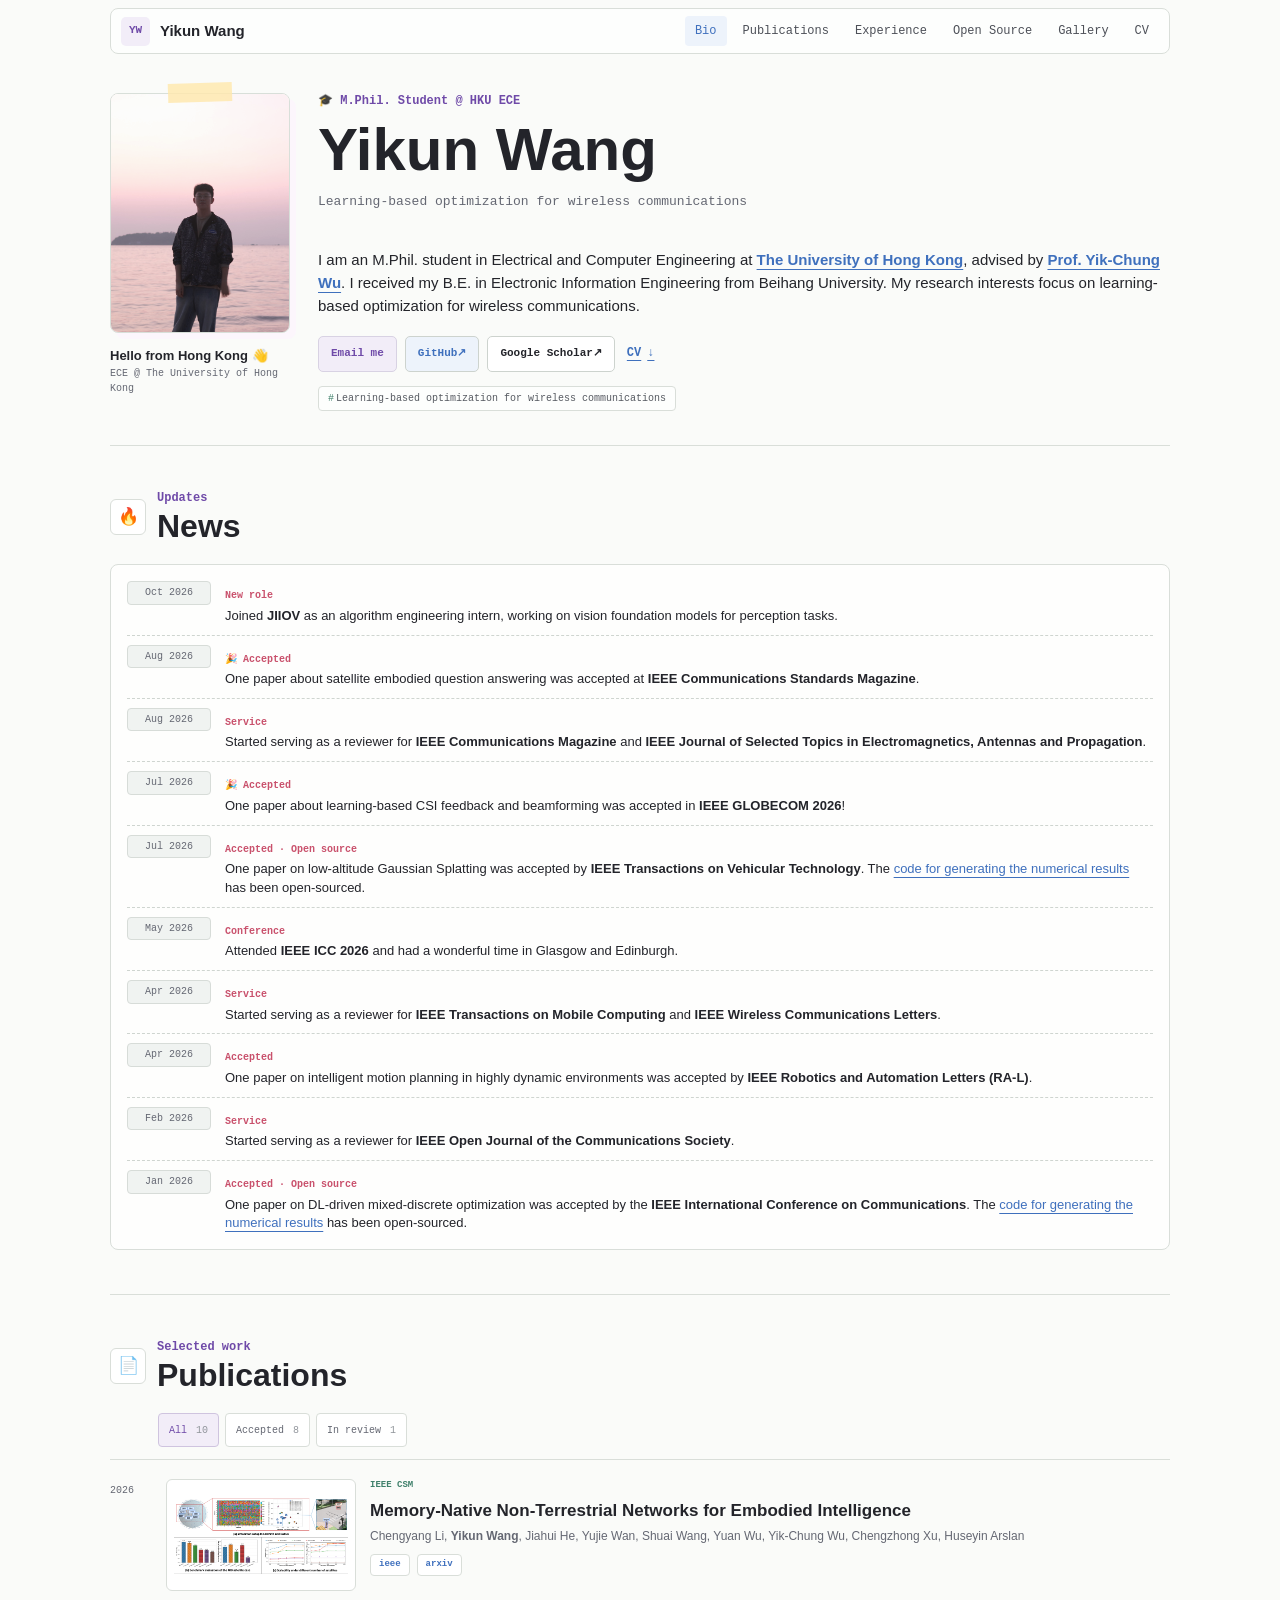
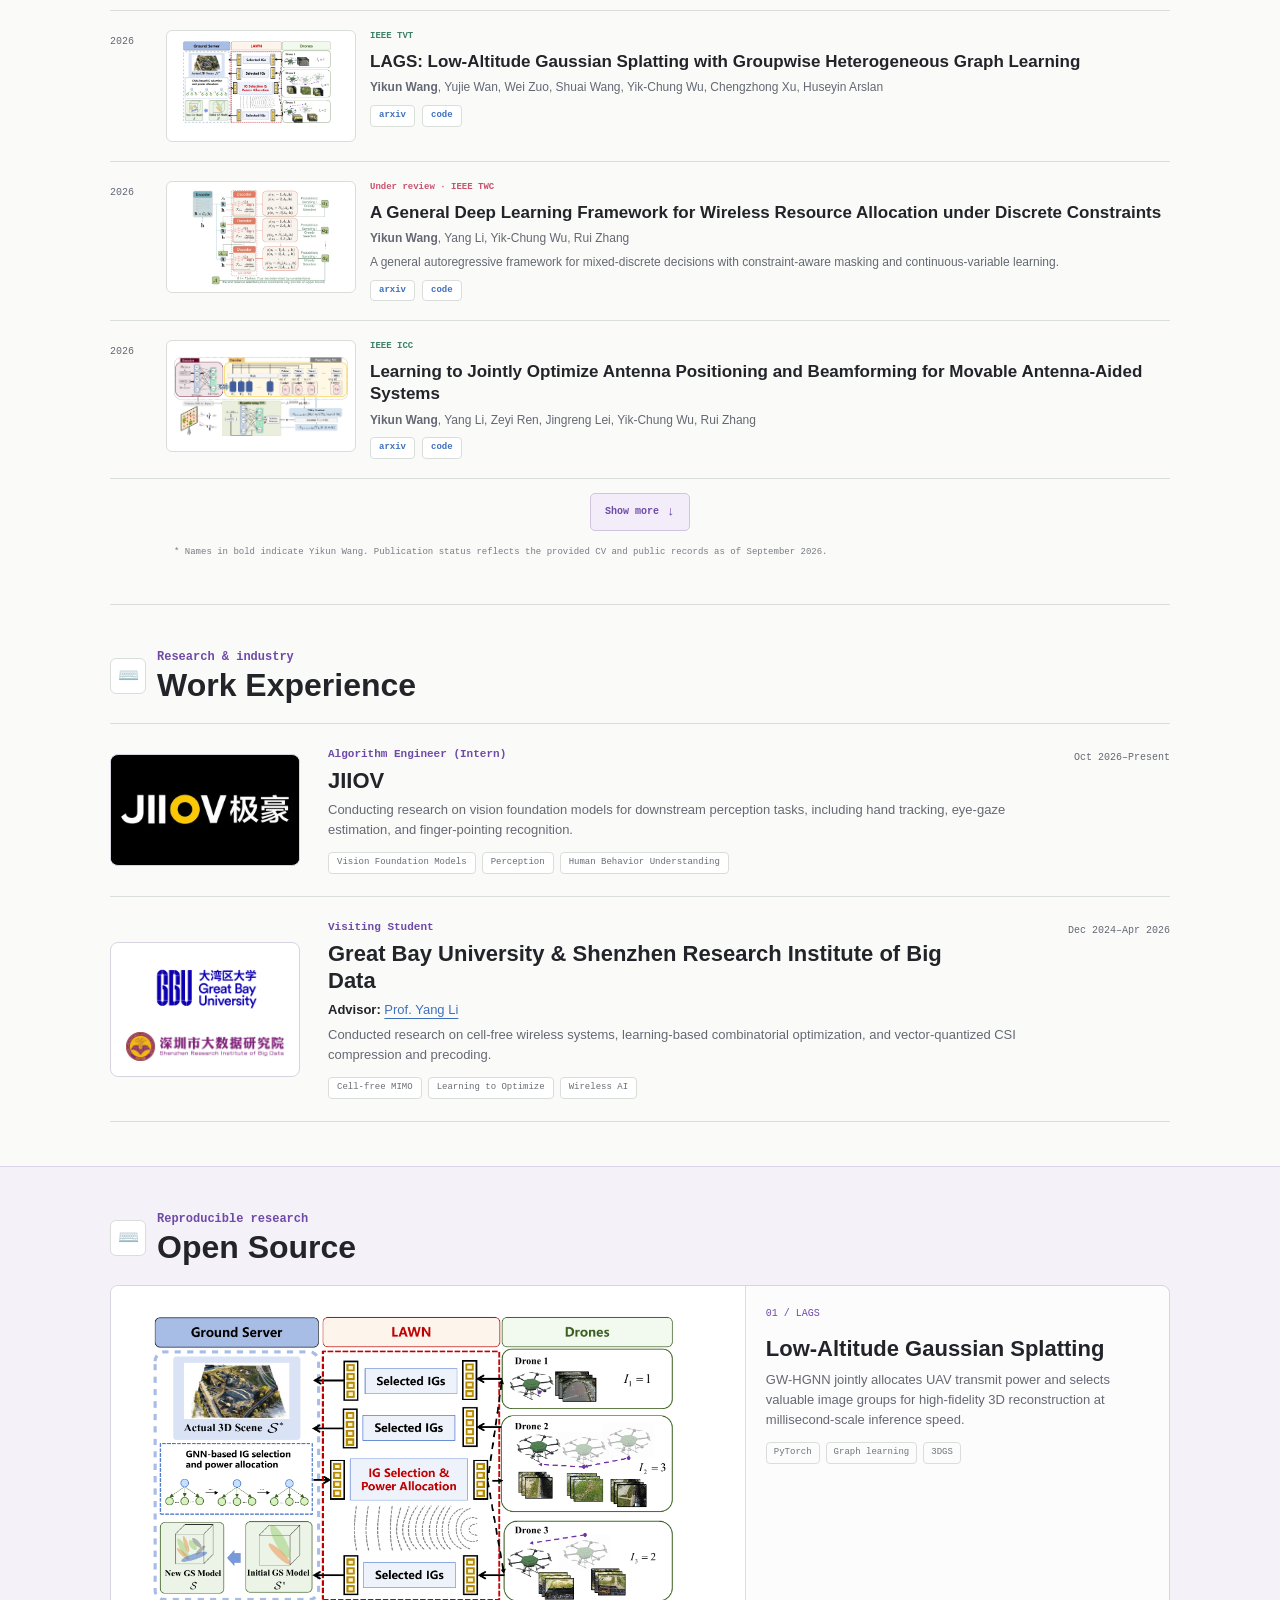
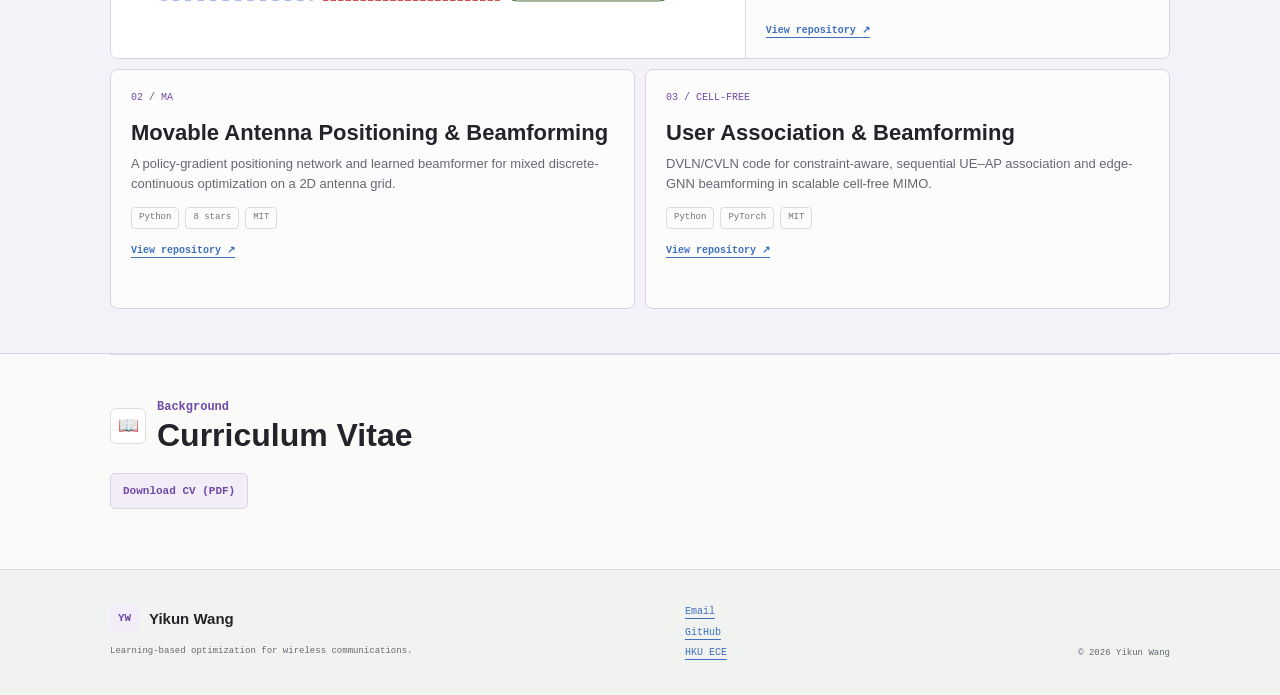
<file: index.html>
<!doctype html>
<html lang="en">
<head>
  <meta charset="utf-8">
  <meta name="viewport" content="width=device-width, initial-scale=1">
  <meta name="description" content="Yikun Wang is an M.Phil. student at The University of Hong Kong working on learning-based optimization for wireless communications.">
  <meta name="theme-color" content="#fafaf7">
  <title>Yikun Wang | HKU ECE</title>
  <link rel="icon" href="assets/images/academic-avatar.svg?v=20260718-7" type="image/svg+xml">
  <link rel="stylesheet" href="styles.css?v=20261103-3">
  <script src="script.js?v=20260727-11" defer></script>
</head>
<body>
  <a class="skip-link" href="#main">Skip to content</a>
  <header class="site-header" id="top">
    <div class="nav-shell">
      <a class="wordmark" href="#bio" aria-label="Yikun Wang, home">
        <span class="wordmark-mark">YW</span>
        <span>Yikun Wang</span>
      </a>
      <button class="nav-toggle" type="button" aria-expanded="false" aria-controls="site-nav" aria-label="Open navigation">
        <span></span><span></span><span></span>
      </button>
      <nav class="site-nav" id="site-nav" aria-label="Primary navigation">
        <a href="#bio">Bio</a>
        <a href="#publications">Publications</a>
        <a href="#experience">Experience</a>
        <a href="#opensource">Open Source</a>
        <a href="gallery.html">Gallery</a>
        <a href="#cv">CV</a>
      </nav>
    </div>
  </header>

  <main id="main">
    <section class="intro" id="bio" aria-labelledby="intro-title">
      <div class="intro-heading">
        <p class="eyebrow">🎓 M.Phil. Student @ HKU ECE</p>
        <h1 id="intro-title">Yikun Wang</h1>
        <p class="intro-lede">Learning-based optimization for wireless communications</p>
      </div>
      <div class="portrait-wrap">
        <div class="portrait-rule" aria-hidden="true"></div>
        <img src="assets/images/yikun-portrait.jpg" alt="Yikun Wang by the sea at sunset" width="1200" height="1800">
        <p><strong>Hello from Hong Kong 👋</strong><br>ECE @ The University of Hong Kong</p>
      </div>
      <div class="intro-copy">
        <p class="bio-copy">I am an M.Phil. student in Electrical and Computer Engineering at <a href="https://www.hku.hk/" target="_blank" rel="noreferrer">The University of Hong Kong</a>, advised by <a href="https://www.eee.hku.hk/~ycwu/" target="_blank" rel="noreferrer">Prof. Yik-Chung Wu</a>. I received my B.E. in Electronic Information Engineering from Beihang University. My research interests focus on learning-based optimization for wireless communications.</p>
        <div class="intro-actions" aria-label="Profile links">
          <a class="button button-primary" href="mailto:ykwang@eee.hku.hk">Email me</a>
          <a class="button button-secondary" href="https://github.com/YikunWang-EEE" target="_blank" rel="noreferrer">GitHub <span aria-hidden="true">↗</span></a>
          <a class="button" href="https://scholar.google.com/citations?hl=en&amp;view_op=list_works&amp;gmla=AO4B3ju6pZZpraWjbj2CUvPXa1FdmFmzpPpdpipQmWV3jkMNnJFalq5G9FxbeMhMdNvijNflR9nXmURMzgoib3bXlLib&amp;user=nEgyU6MAAAAJ" target="_blank" rel="noreferrer">Google Scholar <span aria-hidden="true">↗</span></a>
          <a class="text-link" href="assets/cv/Yikun_Wang_CV.pdf?v=20260718-4" download="Yikun_Wang_CV.pdf">CV <span aria-hidden="true">↓</span></a>
        </div>
        <ul class="research-tags" aria-label="Research interests">
          <li>Learning-based optimization for wireless communications</li>
        </ul>
      </div>
      <a class="section-cue" href="#news" aria-label="Continue to news"><span>Latest</span><span aria-hidden="true">↓</span></a>
    </section>

    <section class="section news-section" id="news" aria-labelledby="news-title">
      <div class="section-heading">
        <p class="section-index" aria-hidden="true">🔥</p>
        <div>
          <p class="eyebrow">Updates</p>
          <h2 id="news-title">News</h2>
        </div>
      </div>
      <div class="news-list">
        <article class="news-item featured-news">
          <time datetime="2026-10">Oct 2026</time>
          <div>
            <span class="news-label">New role</span>
            <p>Joined <strong>JIIOV</strong> as an algorithm engineering intern, working on vision foundation models for perception tasks.</p>
          </div>
        </article>
        <article class="news-item featured-news">
          <time datetime="2026-08">Aug 2026</time>
          <div>
            <span class="news-label">🎉 Accepted</span>
            <p>One paper about satellite embodied question answering was accepted at <strong>IEEE Communications Standards Magazine</strong>.</p>
          </div>
        </article>
        <article class="news-item featured-news">
          <time datetime="2026-08">Aug 2026</time>
          <div>
            <span class="news-label">Service</span>
            <p>Started serving as a reviewer for <strong>IEEE Communications Magazine</strong> and <strong>IEEE Journal of Selected Topics in Electromagnetics, Antennas and Propagation</strong>.</p>
          </div>
        </article>
        <article class="news-item featured-news">
          <time datetime="2026-07">Jul 2026</time>
          <div>
            <span class="news-label">🎉 Accepted</span>
            <p>One paper about learning-based CSI feedback and beamforming was accepted in <strong>IEEE GLOBECOM 2026</strong>!</p>
          </div>
        </article>
        <article class="news-item featured-news">
          <time datetime="2026-07">Jul 2026</time>
          <div>
            <span class="news-label">Accepted · Open source</span>
            <p>One paper on low-altitude Gaussian Splatting was accepted by <strong>IEEE Transactions on Vehicular Technology</strong>. The <a href="https://github.com/YikunWang-EEE/LAGS_low_altitude_gaussian_splatting" target="_blank" rel="noreferrer">code for generating the numerical results</a> has been open-sourced.</p>
          </div>
        </article>
        <article class="news-item">
          <time datetime="2026-05">May 2026</time>
          <div>
            <span class="news-label">Conference</span>
            <p>Attended <strong>IEEE ICC 2026</strong> and had a wonderful time in Glasgow and Edinburgh.</p>
          </div>
        </article>
        <article class="news-item">
          <time datetime="2026-04">Apr 2026</time>
          <div>
            <span class="news-label">Service</span>
            <p>Started serving as a reviewer for <strong>IEEE Transactions on Mobile Computing</strong> and <strong>IEEE Wireless Communications Letters</strong>.</p>
          </div>
        </article>
        <article class="news-item">
          <time datetime="2026-04">Apr 2026</time>
          <div>
            <span class="news-label">Accepted</span>
            <p>One paper on intelligent motion planning in highly dynamic environments was accepted by <strong>IEEE Robotics and Automation Letters (RA-L)</strong>.</p>
          </div>
        </article>
        <article class="news-item">
          <time datetime="2026-02">Feb 2026</time>
          <div>
            <span class="news-label">Service</span>
            <p>Started serving as a reviewer for <strong>IEEE Open Journal of the Communications Society</strong>.</p>
          </div>
        </article>
        <article class="news-item">
          <time datetime="2026-01">Jan 2026</time>
          <div>
            <span class="news-label">Accepted · Open source</span>
            <p>One paper on DL-driven mixed-discrete optimization was accepted by the <strong>IEEE International Conference on Communications</strong>. The <a href="https://github.com/YikunWang-EEE/RL-MA-joint-APS-and-BF" target="_blank" rel="noreferrer">code for generating the numerical results</a> has been open-sourced.</p>
          </div>
        </article>
      </div>
    </section>

    <section class="section" id="publications" aria-labelledby="publications-title">
      <div class="section-heading">
        <p class="section-index" aria-hidden="true">📄</p>
        <div>
          <p class="eyebrow">Selected work</p>
          <h2 id="publications-title">Publications</h2>
        </div>
      </div>
      <div class="filter-bar" role="group" aria-label="Filter publications">
        <button class="filter-button is-active" type="button" data-filter="all" aria-pressed="true">All <span>10</span></button>
        <button class="filter-button" type="button" data-filter="accepted" aria-pressed="false">Accepted <span>8</span></button>
        <button class="filter-button" type="button" data-filter="review" aria-pressed="false">In review <span>1</span></button>
      </div>
      <ol class="publication-list" id="publication-list">
        <li class="publication has-media" data-categories="accepted">
          <div class="publication-year">2026</div>
          <div class="publication-media"><img src="assets/images/memntn-results.png" alt="MemNTN simulation setup and benchmark evaluation across satellite constellations" loading="lazy"></div>
          <div class="publication-body">
            <div class="publication-topline"><span class="status status-accepted">IEEE CSM</span></div>
            <h3>Memory-Native Non-Terrestrial Networks for Embodied Intelligence</h3>
            <p class="authors">Chengyang Li, <strong>Yikun Wang</strong>, Jiahui He, Yujie Wan, Shuai Wang, Yuan Wu, Yik-Chung Wu, Chengzhong Xu, Huseyin Arslan</p>
            <div class="paper-links"><a href="https://ieeexplore.ieee.org/document/11690508/" target="_blank" rel="noreferrer">IEEE</a><a href="https://arxiv.org/abs/2607.00029" target="_blank" rel="noreferrer">arXiv</a></div>
          </div>
        </li>
        <li class="publication has-media" data-categories="accepted">
          <div class="publication-year">2026</div>
          <div class="publication-media"><img src="assets/images/lags-system.png" alt="Low-altitude Gaussian Splatting system overview" loading="lazy"></div>
          <div class="publication-body">
            <div class="publication-topline"><span class="status status-accepted">IEEE TVT</span></div>
            <h3>LAGS: Low-Altitude Gaussian Splatting with Groupwise Heterogeneous Graph Learning</h3>
            <p class="authors"><strong>Yikun Wang</strong>, Yujie Wan, Wei Zuo, Shuai Wang, Yik-Chung Wu, Chengzhong Xu, Huseyin Arslan</p>
            <div class="paper-links"><a href="https://arxiv.org/abs/2604.16910" target="_blank" rel="noreferrer">arXiv</a><a href="https://github.com/YikunWang-EEE/LAGS_low_altitude_gaussian_splatting" target="_blank" rel="noreferrer">Code</a></div>
          </div>
        </li>
        <li class="publication has-media" data-categories="review">
          <div class="publication-year">2026</div>
          <div class="publication-media"><img src="assets/images/general-dl-framework.png" alt="Autoregressive encoder-decoder framework for mixed-discrete wireless resource allocation" loading="lazy"></div>
          <div class="publication-body">
            <div class="publication-topline"><span class="status status-review">Under review · IEEE TWC</span></div>
            <h3>A General Deep Learning Framework for Wireless Resource Allocation under Discrete Constraints</h3>
            <p class="authors"><strong>Yikun Wang</strong>, Yang Li, Yik-Chung Wu, Rui Zhang</p>
            <p class="paper-note">A general autoregressive framework for mixed-discrete decisions with constraint-aware masking and continuous-variable learning.</p>
            <div class="paper-links"><a href="https://arxiv.org/abs/2603.19322" target="_blank" rel="noreferrer">arXiv</a><a href="https://github.com/YikunWang-EEE/User_Association_Beamforming_Cell_Free_Learning" target="_blank" rel="noreferrer">Code</a></div>
          </div>
        </li>
        <li class="publication has-media" data-categories="accepted">
          <div class="publication-year">2026</div>
          <div class="publication-media"><img src="assets/images/ma-framework.png" alt="Movable antenna positioning and beamforming framework" loading="lazy"></div>
          <div class="publication-body">
            <div class="publication-topline"><span class="status status-accepted">IEEE ICC</span></div>
            <h3>Learning to Jointly Optimize Antenna Positioning and Beamforming for Movable Antenna-Aided Systems</h3>
            <p class="authors"><strong>Yikun Wang</strong>, Yang Li, Zeyi Ren, Jingreng Lei, Yik-Chung Wu, Rui Zhang</p>
            <div class="paper-links"><a href="https://arxiv.org/abs/2603.16449" target="_blank" rel="noreferrer">arXiv</a><a href="https://github.com/YikunWang-EEE/RL-MA-joint-APS-and-BF" target="_blank" rel="noreferrer">Code</a></div>
          </div>
        </li>
        <li class="publication" data-categories="accepted">
          <div class="publication-year">2026</div>
          <div class="publication-body">
            <div class="publication-topline"><span class="status status-accepted">IEEE GLOBECOM</span></div>
            <h3>Downlink Beamforming in Cell-Free Systems with Compressed CSI: A Vector Quantized Learning Approach</h3>
            <p class="authors">Wentao Zhang, <strong>Yikun Wang</strong>, Yang Li, Minghua Xia, and Zhaocheng Wang</p>
          </div>
        </li>
        <li class="publication has-media" data-categories="accepted">
          <div class="publication-year">2026</div>
          <div class="publication-media"><img src="assets/images/dpnet-framework.png" alt="DPNet framework combining Doppler velocity rectification, D-KalmanNet, and dynamic motion planning" loading="lazy"></div>
          <div class="publication-body">
            <div class="publication-topline"><span class="status status-accepted">IEEE RA-L</span></div>
            <h3>DPNet: Doppler LiDAR Motion Planning for Highly-Dynamic Environments</h3>
            <p class="authors">Wei Zuo, Zeyi Ren, Chengyang Li, <strong>Yikun Wang</strong>, et al.</p>
            <div class="paper-links"><a href="https://arxiv.org/abs/2512.00375" target="_blank" rel="noreferrer">arXiv</a><a href="https://github.com/UUwei-zuo/DPNet" target="_blank" rel="noreferrer">Code</a></div>
          </div>
        </li>
        <li class="publication" data-categories="accepted">
          <div class="publication-year">2026</div>
          <div class="publication-body">
            <div class="publication-topline"><span class="status status-accepted">IEEE ISIT Workshop</span></div>
            <h3>Efficient Transceiver Design for Aerial Image Transmission and Large-scale Scene Reconstruction</h3>
            <p class="authors">Zeyi Ren, Jialin Dong, Wei Zuo, <strong>Yikun Wang</strong>, et al.</p>
          </div>
        </li>
        <li class="publication" data-categories="accepted">
          <div class="publication-year">2026</div>
          <div class="publication-body">
            <div class="publication-topline"><span class="status status-accepted">CVPR</span></div>
            <h3>NTK-Guided Implicit Neural Teaching</h3>
            <p class="authors">Chen Zhang, Wei Zuo, Bingyang Cheng, <strong>Yikun Wang</strong>, Wei-Bin Kou, Yik-Chung Wu, Ngai Wong</p>
            <div class="paper-links"><a href="https://github.com/chen2hang/NTK_Guided_Implicit_Neural_Teaching" target="_blank" rel="noreferrer">Code</a></div>
          </div>
        </li>
        <li class="publication" data-categories="accepted">
          <div class="publication-year">2026</div>
          <div class="publication-body">
            <div class="publication-topline"><span class="status status-accepted">IEEE ICASSP</span></div>
            <h3>HPTune: Hierarchical Proactive Tuning for Collision-Free Model Predictive Control</h3>
            <p class="authors">Wei Zuo, Chengyang Li, <strong>Yikun Wang</strong>, Bingyang Cheng, Zeyi Ren, Shuai Wang, Derrick Wing Kwan Ng, Yik-Chung Wu</p>
            <div class="paper-links"><a href="https://arxiv.org/abs/2601.21346" target="_blank" rel="noreferrer">arXiv</a></div>
          </div>
        </li>
        <li class="publication" data-categories="patent">
          <div class="publication-year">2026</div>
          <div class="publication-body">
            <div class="publication-topline"><span class="status status-patent">国家发明专利</span></div>
            <h3 lang="zh-CN">一种无蜂窝系统的联合授权与波束赋形方法及其相关设备</h3>
            <p class="authors" lang="zh-CN">申请号：202610309500.6，申请日期：2026年3月13日</p>
          </div>
        </li>
      </ol>
      <div class="publication-toggle">
        <button class="show-more-button" type="button" aria-expanded="false" aria-controls="publication-list">
          <span class="show-more-label">Show more</span>
          <span class="show-more-icon" aria-hidden="true">↓</span>
        </button>
      </div>
      <p class="publication-note">* Names in bold indicate Yikun Wang. Publication status reflects the provided CV and public records as of September 2026.</p>
    </section>

    <section class="section experience-section" id="experience" aria-labelledby="experience-title">
      <div class="section-heading">
        <p class="section-index" aria-hidden="true">⌨️</p>
        <div>
          <p class="eyebrow">Research &amp; industry</p>
          <h2 id="experience-title">Work Experience</h2>
        </div>
      </div>
      <article class="experience-entry">
        <div class="experience-logo experience-logo--jiiov">
          <img src="assets/images/jiiov-logo.webp" alt="JIIOV 极豪 logo" width="512" height="288">
        </div>
        <div class="experience-details">
          <div class="experience-topline">
            <div>
              <p class="experience-role">Algorithm Engineer (Intern)</p>
              <h3>JIIOV</h3>
            </div>
            <time datetime="2026-10">Oct 2026–Present</time>
          </div>
          <p>Conducting research on vision foundation models for downstream perception tasks, including hand tracking, eye-gaze estimation, and finger-pointing recognition.</p>
          <ul class="experience-tags" aria-label="Research areas">
            <li>Vision Foundation Models</li>
            <li>Perception</li>
            <li>Human Behavior Understanding</li>
          </ul>
        </div>
      </article>
      <article class="experience-entry">
        <div class="experience-logo experience-logo--shared">
          <img src="assets/images/gbu-logo.png" alt="Great Bay University logo" width="182" height="71">
          <img src="assets/images/sribd-logo.png" alt="Shenzhen Research Institute of Big Data logo" width="326" height="60">
        </div>
        <div class="experience-details">
          <div class="experience-topline">
            <div>
              <p class="experience-role">Visiting Student</p>
              <h3>Great Bay University &amp; Shenzhen Research Institute of Big Data</h3>
            </div>
            <time datetime="2024-12/2026-04">Dec 2024–Apr 2026</time>
          </div>
          <p class="experience-advisor"><strong>Advisor:</strong> <a href="https://liyangblade.github.io/" target="_blank" rel="noreferrer">Prof. Yang Li</a></p>
          <p>Conducted research on cell-free wireless systems, learning-based combinatorial optimization, and vector-quantized CSI compression and precoding.</p>
          <ul class="experience-tags" aria-label="Research areas">
            <li>Cell-free MIMO</li>
            <li>Learning to Optimize</li>
            <li>Wireless AI</li>
          </ul>
        </div>
      </article>
    </section>

    <section class="section open-source-section" id="opensource" aria-labelledby="opensource-title">
      <div class="section-heading">
        <p class="section-index" aria-hidden="true">⌨️</p>
        <div><p class="eyebrow">Reproducible research</p><h2 id="opensource-title">Open Source</h2></div>
      </div>
      <div class="project-grid">
        <article class="project project-featured">
          <div class="project-visual"><img src="assets/images/lags-system.png" alt="LAGS groupwise aerial image transmission system diagram" loading="lazy"></div>
          <div class="project-content">
            <div class="project-number">01 / LAGS</div>
            <h3>Low-Altitude Gaussian Splatting</h3>
            <p>GW-HGNN jointly allocates UAV transmit power and selects valuable image groups for high-fidelity 3D reconstruction at millisecond-scale inference speed.</p>
            <ul class="tech-list"><li>PyTorch</li><li>Graph learning</li><li>3DGS</li></ul>
            <a class="project-link" href="https://github.com/YikunWang-EEE/LAGS_low_altitude_gaussian_splatting" target="_blank" rel="noreferrer">View repository <span aria-hidden="true">↗</span></a>
          </div>
        </article>
        <article class="project">
          <div class="project-content">
            <div class="project-number">02 / MA</div>
            <h3>Movable Antenna Positioning &amp; Beamforming</h3>
            <p>A policy-gradient positioning network and learned beamformer for mixed discrete-continuous optimization on a 2D antenna grid.</p>
            <div class="project-meta"><span>Python</span><span>8 stars</span><span>MIT</span></div>
            <a class="project-link" href="https://github.com/YikunWang-EEE/RL-MA-joint-APS-and-BF" target="_blank" rel="noreferrer">View repository <span aria-hidden="true">↗</span></a>
          </div>
        </article>
        <article class="project">
          <div class="project-content">
            <div class="project-number">03 / CELL-FREE</div>
            <h3>User Association &amp; Beamforming</h3>
            <p>DVLN/CVLN code for constraint-aware, sequential UE–AP association and edge-GNN beamforming in scalable cell-free MIMO.</p>
            <div class="project-meta"><span>Python</span><span>PyTorch</span><span>MIT</span></div>
            <a class="project-link" href="https://github.com/YikunWang-EEE/User_Association_Beamforming_Cell_Free_Learning" target="_blank" rel="noreferrer">View repository <span aria-hidden="true">↗</span></a>
          </div>
        </article>
      </div>
    </section>

    <section class="section cv-section" id="cv" aria-labelledby="cv-title">
      <div class="section-heading">
        <p class="section-index" aria-hidden="true">📖</p>
        <div><p class="eyebrow">Background</p><h2 id="cv-title">Curriculum Vitae</h2></div>
      </div>
      <div class="cv-download">
        <a class="button button-primary" href="assets/cv/Yikun_Wang_CV.pdf?v=20260718-4" download="Yikun_Wang_CV.pdf">Download CV (PDF)</a>
      </div>
    </section>
  </main>

  <footer class="site-footer">
    <div><a class="wordmark footer-wordmark" href="#top"><span class="wordmark-mark">YW</span><span>Yikun Wang</span></a><p>Learning-based optimization for wireless communications.</p></div>
    <div class="footer-links"><a href="mailto:ykwang@eee.hku.hk">Email</a><a href="https://github.com/YikunWang-EEE" target="_blank" rel="noreferrer">GitHub</a><a href="https://www.eee.hku.hk/" target="_blank" rel="noreferrer">HKU ECE</a></div>
    <p class="copyright">© <span id="year">2026</span> Yikun Wang</p>
  </footer>

</body>
</html>
</file>
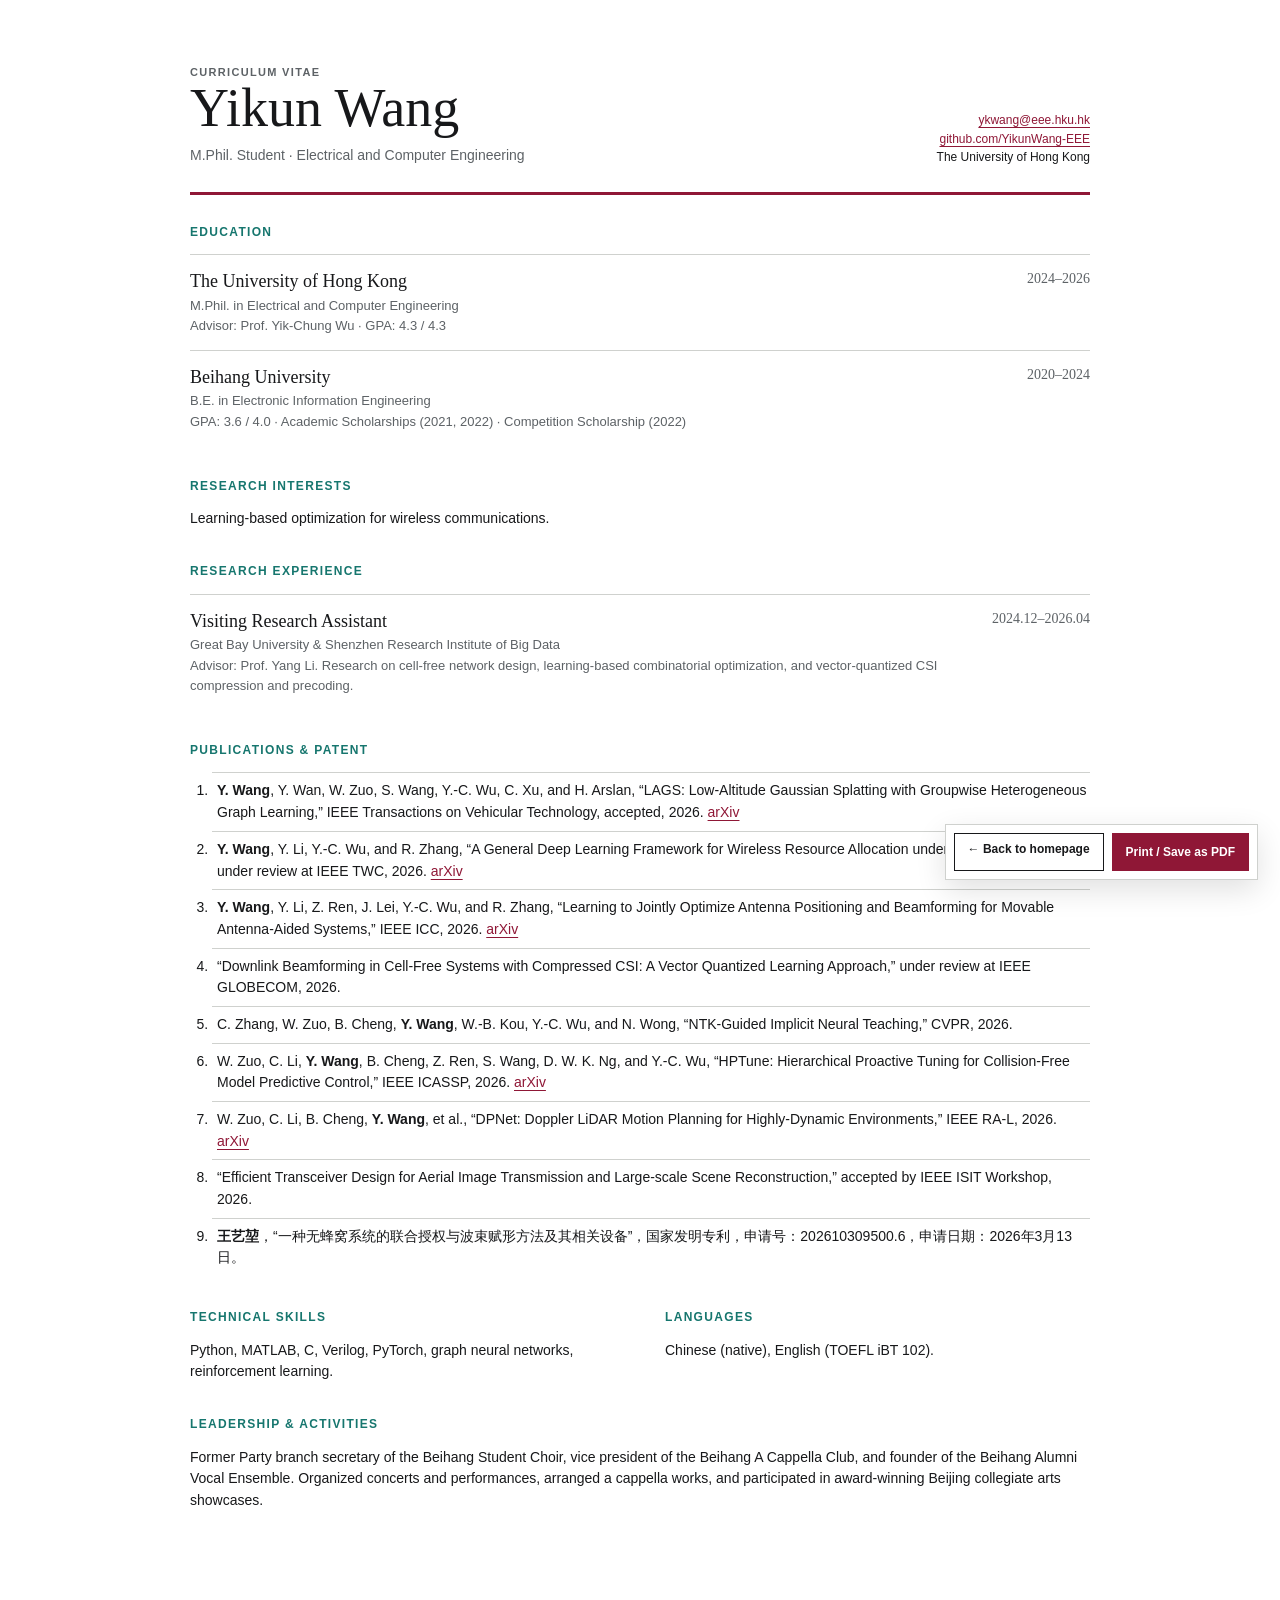
<file: cv.html>
<!doctype html>
<html lang="en">
<head>
  <meta charset="utf-8">
  <meta name="viewport" content="width=device-width, initial-scale=1">
  <meta name="description" content="Curriculum vitae of Yikun Wang, M.Phil. student at The University of Hong Kong.">
  <title>Yikun Wang | Curriculum Vitae</title>
  <link rel="icon" href="assets/images/yikun-portrait.jpg" type="image/jpeg">
  <link rel="stylesheet" href="cv.css?v=20260718-4">
</head>
<body>
  <header class="cv-header">
    <div>
      <p class="kicker">Curriculum Vitae</p>
      <h1>Yikun Wang</h1>
      <p>M.Phil. Student · Electrical and Computer Engineering</p>
    </div>
    <address>
      <a href="mailto:ykwang@eee.hku.hk">ykwang@eee.hku.hk</a><br>
      <a href="https://github.com/YikunWang-EEE">github.com/YikunWang-EEE</a><br>
      The University of Hong Kong
    </address>
  </header>

  <main>
    <section>
      <h2>Education</h2>
      <article class="entry"><div><h3>The University of Hong Kong</h3><p>M.Phil. in Electrical and Computer Engineering</p><p>Advisor: Prof. Yik-Chung Wu · GPA: 4.3 / 4.3</p></div><time>2024–2026</time></article>
      <article class="entry"><div><h3>Beihang University</h3><p>B.E. in Electronic Information Engineering</p><p>GPA: 3.6 / 4.0 · Academic Scholarships (2021, 2022) · Competition Scholarship (2022)</p></div><time>2020–2024</time></article>
    </section>

    <section>
      <h2>Research Interests</h2>
      <p>Learning-based optimization for wireless communications.</p>
    </section>

    <section>
      <h2>Research Experience</h2>
      <article class="entry"><div><h3>Visiting Research Assistant</h3><p>Great Bay University &amp; Shenzhen Research Institute of Big Data</p><p>Advisor: Prof. Yang Li. Research on cell-free network design, learning-based combinatorial optimization, and vector-quantized CSI compression and precoding.</p></div><time>2024.12–2026.04</time></article>
    </section>

    <section class="publications-section">
      <h2>Publications &amp; Patent</h2>
      <ol class="papers">
        <li><strong>Y. Wang</strong>, Y. Wan, W. Zuo, S. Wang, Y.-C. Wu, C. Xu, and H. Arslan, “LAGS: Low-Altitude Gaussian Splatting with Groupwise Heterogeneous Graph Learning,” IEEE Transactions on Vehicular Technology, accepted, 2026. <a href="https://arxiv.org/abs/2604.16910">arXiv</a></li>
        <li><strong>Y. Wang</strong>, Y. Li, Y.-C. Wu, and R. Zhang, “A General Deep Learning Framework for Wireless Resource Allocation under Discrete Constraints,” under review at IEEE TWC, 2026. <a href="https://arxiv.org/abs/2603.19322">arXiv</a></li>
        <li><strong>Y. Wang</strong>, Y. Li, Z. Ren, J. Lei, Y.-C. Wu, and R. Zhang, “Learning to Jointly Optimize Antenna Positioning and Beamforming for Movable Antenna-Aided Systems,” IEEE ICC, 2026. <a href="https://arxiv.org/abs/2603.16449">arXiv</a></li>
        <li>“Downlink Beamforming in Cell-Free Systems with Compressed CSI: A Vector Quantized Learning Approach,” under review at IEEE GLOBECOM, 2026.</li>
        <li>C. Zhang, W. Zuo, B. Cheng, <strong>Y. Wang</strong>, W.-B. Kou, Y.-C. Wu, and N. Wong, “NTK-Guided Implicit Neural Teaching,” CVPR, 2026.</li>
        <li>W. Zuo, C. Li, <strong>Y. Wang</strong>, B. Cheng, Z. Ren, S. Wang, D. W. K. Ng, and Y.-C. Wu, “HPTune: Hierarchical Proactive Tuning for Collision-Free Model Predictive Control,” IEEE ICASSP, 2026. <a href="https://arxiv.org/abs/2601.21346">arXiv</a></li>
        <li>W. Zuo, C. Li, B. Cheng, <strong>Y. Wang</strong>, et al., “DPNet: Doppler LiDAR Motion Planning for Highly-Dynamic Environments,” IEEE RA-L, 2026. <a href="https://arxiv.org/abs/2512.00375">arXiv</a></li>
        <li>“Efficient Transceiver Design for Aerial Image Transmission and Large-scale Scene Reconstruction,” accepted by IEEE ISIT Workshop, 2026.</li>
        <li lang="zh-CN"><strong>王艺堃</strong>，“一种无蜂窝系统的联合授权与波束赋形方法及其相关设备”，国家发明专利，申请号：202610309500.6，申请日期：2026年3月13日。</li>
      </ol>
    </section>

    <section class="two-column">
      <div><h2>Technical Skills</h2><p>Python, MATLAB, C, Verilog, PyTorch, graph neural networks, reinforcement learning.</p></div>
      <div><h2>Languages</h2><p>Chinese (native), English (TOEFL iBT 102).</p></div>
    </section>

    <section>
      <h2>Leadership &amp; Activities</h2>
      <p>Former Party branch secretary of the Beihang Student Choir, vice president of the Beihang A Cappella Club, and founder of the Beihang Alumni Vocal Ensemble. Organized concerts and performances, arranged a cappella works, and participated in award-winning Beijing collegiate arts showcases.</p>
    </section>
  </main>

  <div class="screen-actions"><a href="index.html#cv">← Back to homepage</a><button type="button" onclick="window.print()">Print / Save as PDF</button></div>
</body>
</html>
</file>
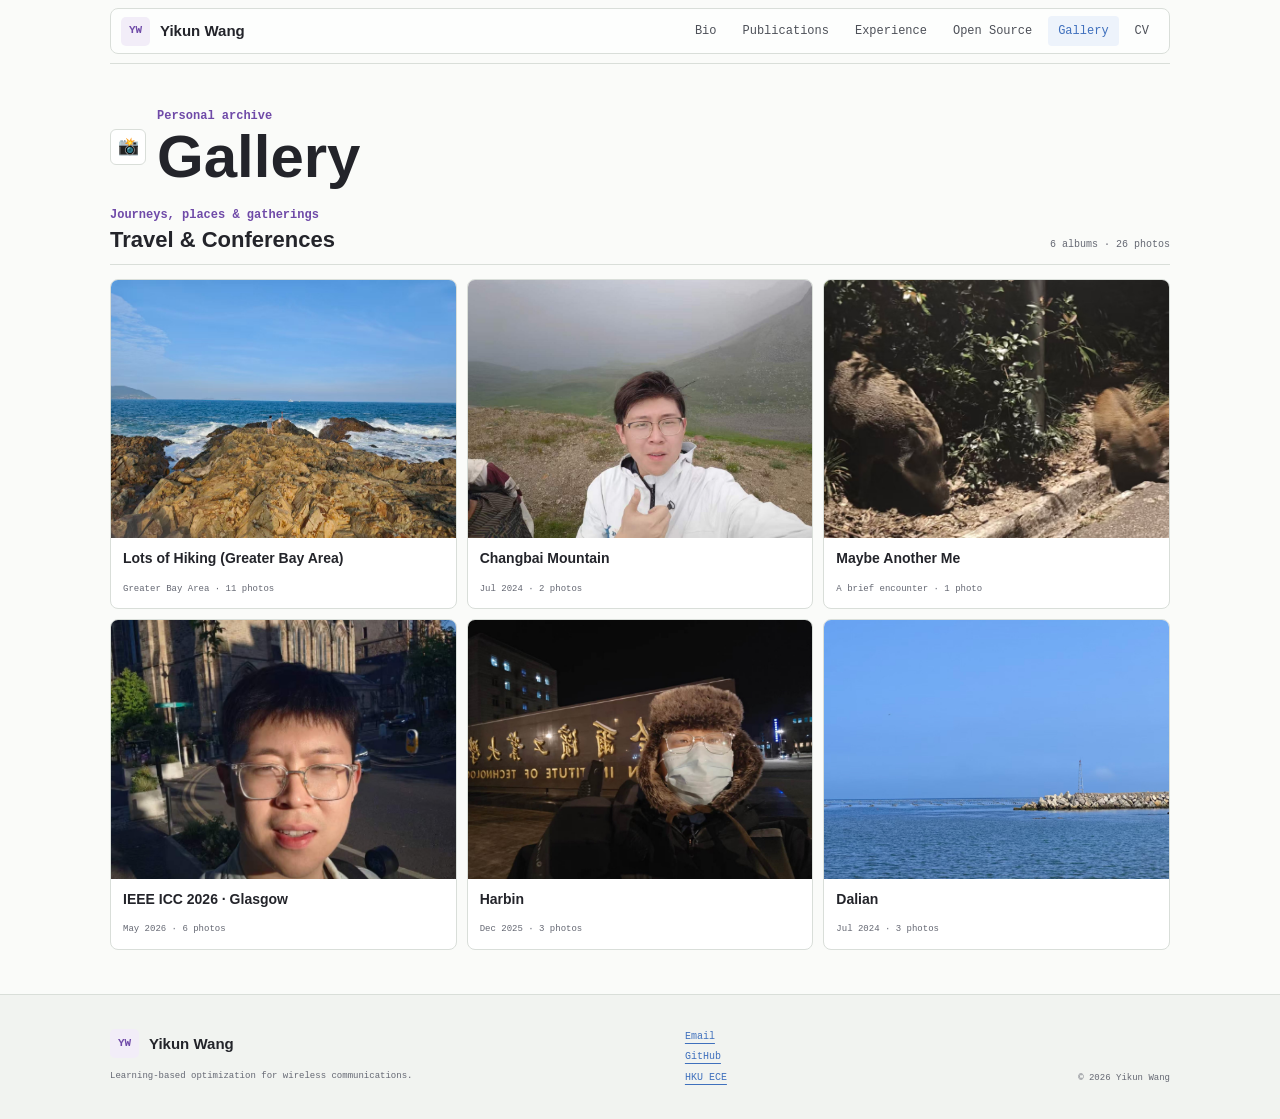
<file: gallery.html>
<!doctype html>
<html lang="en">
<head>
  <meta charset="utf-8">
  <meta name="viewport" content="width=device-width, initial-scale=1">
  <meta name="description" content="Travel and conference photo albums by Yikun Wang.">
  <meta name="theme-color" content="#fafaf7">
  <title>Gallery | Yikun Wang</title>
  <link rel="icon" href="assets/images/academic-avatar.svg?v=20260718-7" type="image/svg+xml">
  <link rel="stylesheet" href="styles.css?v=20260727-11">
  <script src="gallery-data.js?v=20260727-11" defer></script>
  <script src="script.js?v=20260727-11" defer></script>
</head>
<body class="gallery-page">
  <a class="skip-link" href="#main">Skip to content</a>
  <header class="site-header" id="top">
    <div class="nav-shell">
      <a class="wordmark" href="index.html#bio" aria-label="Yikun Wang, home">
        <span class="wordmark-mark">YW</span>
        <span>Yikun Wang</span>
      </a>
      <button class="nav-toggle" type="button" aria-expanded="false" aria-controls="site-nav" aria-label="Open navigation">
        <span></span><span></span><span></span>
      </button>
      <nav class="site-nav" id="site-nav" aria-label="Primary navigation">
        <a href="index.html#bio">Bio</a>
        <a href="index.html#publications">Publications</a>
        <a href="index.html#experience">Experience</a>
        <a href="index.html#opensource">Open Source</a>
        <a class="is-current" href="gallery.html" aria-current="page">Gallery</a>
        <a href="index.html#cv">CV</a>
      </nav>
    </div>
  </header>

  <main id="main">
    <section class="section gallery-section" aria-labelledby="gallery-title">
      <div class="section-heading">
        <p class="section-index" aria-hidden="true">📸</p>
        <div><p class="eyebrow">Personal archive</p><h1 id="gallery-title">Gallery</h1></div>
      </div>
      <div class="gallery-collections" id="gallery-collections"></div>
      <noscript><p class="section-placeholder">Enable JavaScript to view the photo albums.</p></noscript>
    </section>
  </main>

  <footer class="site-footer">
    <div><a class="wordmark footer-wordmark" href="index.html#top"><span class="wordmark-mark">YW</span><span>Yikun Wang</span></a><p>Learning-based optimization for wireless communications.</p></div>
    <div class="footer-links"><a href="mailto:ykwang@eee.hku.hk">Email</a><a href="https://github.com/YikunWang-EEE" target="_blank" rel="noreferrer">GitHub</a><a href="https://www.eee.hku.hk/" target="_blank" rel="noreferrer">HKU ECE</a></div>
    <p class="copyright">© <span id="year">2026</span> Yikun Wang</p>
  </footer>

  <dialog class="album-dialog" aria-labelledby="album-dialog-title">
    <div class="album-dialog-shell">
      <header class="album-dialog-header">
        <div>
          <p class="eyebrow" id="album-dialog-group">Gallery</p>
          <h2 id="album-dialog-title">Photo album</h2>
          <p class="album-dialog-meta"></p>
        </div>
        <button class="album-dialog-close" type="button" aria-label="Close album">×</button>
      </header>
      <div class="album-photo-grid"></div>
    </div>
  </dialog>
</body>
</html>
</file>
<file: styles.css>
:root {
  --ink: #23242a;
  --muted: #656873;
  --paper: #fafbf9;
  --panel: #ffffff;
  --soft: #f0f3f1;
  --line: #d9ded9;
  --purple: #6f4aa8;
  --purple-soft: #f2edf8;
  --blue: #3f70bd;
  --blue-soft: #edf3fb;
  --coral: #c9516c;
  --green: #3f806b;
  --max: 1060px;
  --sans: Inter, "Helvetica Neue", Arial, sans-serif;
  --mono: "SFMono-Regular", Consolas, "Liberation Mono", monospace;
}

* { box-sizing: border-box; }
html { scroll-behavior: smooth; scroll-padding-top: 72px; }
body { margin: 0; background: var(--paper); color: var(--ink); font-family: var(--sans); font-size: 15px; line-height: 1.55; letter-spacing: 0; }
img { display: block; max-width: 100%; }
a { color: var(--blue); text-decoration-thickness: 1px; text-underline-offset: 4px; }
a:hover { color: var(--purple); }
button { font: inherit; letter-spacing: 0; }
.skip-link { position: fixed; top: -60px; left: 16px; z-index: 100; padding: 8px 14px; background: var(--ink); color: white; }
.skip-link:focus { top: 12px; }

.site-header { position: sticky; top: 0; z-index: 50; padding: 8px 0; background: rgba(250, 251, 249, .94); border-bottom: 1px solid transparent; backdrop-filter: blur(12px); }
.site-header.is-scrolled { border-color: var(--line); }
.nav-shell { width: min(calc(100% - 36px), var(--max)); min-height: 46px; margin: auto; padding: 0 10px; display: flex; align-items: center; justify-content: space-between; border: 1px solid var(--line); border-radius: 8px; background: rgba(255,255,255,.78); }
.wordmark { display: inline-flex; align-items: center; gap: 10px; color: var(--ink); font-weight: 750; text-decoration: none; }
.wordmark:hover { color: var(--ink); }
.wordmark-mark { display: grid; place-items: center; width: 29px; height: 29px; border-radius: 5px; background: var(--purple-soft); color: var(--purple); font-family: var(--mono); font-size: 11px; font-weight: 800; }
.site-nav { display: flex; align-items: center; gap: 6px; }
.site-nav a { padding: 6px 10px; border-radius: 4px; color: #4d5058; font-family: var(--mono); font-size: 12px; text-decoration: none; }
.site-nav a:hover, .site-nav a.is-current { background: var(--blue-soft); color: var(--blue); }
.nav-toggle { display: none; width: 42px; height: 42px; padding: 10px; border: 0; background: transparent; }
.nav-toggle span { display: block; height: 1px; margin: 5px 0; background: var(--ink); transition: transform 160ms ease, opacity 160ms ease; }

.intro { width: min(calc(100% - 36px), var(--max)); margin: 0 auto; padding: 30px 0 34px; display: grid; grid-template-columns: 180px minmax(0, 1fr); column-gap: 28px; row-gap: 18px; align-items: start; }
.intro-heading { grid-column: 2; grid-row: 1; align-self: end; }
.intro-copy { grid-column: 2; grid-row: 2; }
.portrait-wrap { grid-column: 1; grid-row: 1 / span 2; position: sticky; top: 78px; }
.portrait-wrap img { width: 100%; height: 240px; border: 1px solid #cfd6d0; border-radius: 8px; object-fit: cover; object-position: 50% 72%; filter: brightness(1.05) contrast(.98); box-shadow: 6px 6px 0 var(--purple-soft); }
.portrait-rule { position: absolute; top: -10px; left: 50%; width: 64px; height: 19px; z-index: 2; transform: translateX(-50%) rotate(-2deg); background: rgba(255, 232, 174, .82); }
.portrait-wrap p { margin: 13px 0 0; color: var(--muted); font-family: var(--mono); font-size: 10px; line-height: 1.5; }
.portrait-wrap strong { color: var(--ink); font-family: var(--sans); font-size: 13px; }
.eyebrow { margin: 0 0 10px; color: var(--purple); font-family: var(--mono); font-size: 12px; font-weight: 700; line-height: 1.4; }
h1, h2, h3, h4, p { overflow-wrap: anywhere; }
h1 { margin: 0; font-size: clamp(46px, 5.5vw, 60px); font-weight: 800; line-height: 1; letter-spacing: 0; }
.intro-lede { margin: 12px 0 18px; color: var(--muted); font-family: var(--mono); font-size: 13px; }
.bio-copy { margin: 0; font-size: 15px; }
.bio-copy a { font-weight: 650; }
.intro-actions { display: flex; align-items: center; flex-wrap: wrap; gap: 8px; margin-top: 18px; }
.button { display: inline-flex; align-items: center; justify-content: center; min-height: 36px; padding: 6px 12px; border: 1px solid #cdd3ce; border-radius: 5px; background: white; color: var(--ink); font-family: var(--mono); font-size: 11px; font-weight: 700; text-decoration: none; }
.button:hover { border-color: #aeb7b0; color: var(--purple); transform: translateY(-1px); }
.button-primary { border-color: #d8d2e3; background: var(--purple-soft); color: var(--purple); }
.button-secondary { background: var(--blue-soft); color: var(--blue); }
.text-link { display: inline-flex; align-items: center; gap: 6px; padding: 7px 4px; border: 0; background: transparent; color: var(--blue); font-family: var(--mono); font-size: 12px; font-weight: 700; cursor: pointer; }
.research-tags { display: flex; flex-wrap: wrap; gap: 6px; margin: 14px 0 0; padding: 0; list-style: none; }
.research-tags li { padding: 4px 9px; border: 1px solid var(--line); border-radius: 4px; background: rgba(255,255,255,.7); color: #565a61; font-family: var(--mono); font-size: 10px; }
.research-tags li::before { content: "#"; margin-right: 2px; color: var(--green); }
.section-cue { display: none; }

.section { width: min(calc(100% - 36px), var(--max)); margin: 0 auto; padding: 44px 0; border-top: 1px solid var(--line); }
.section-heading { display: flex; align-items: center; gap: 11px; margin-bottom: 20px; }
.section-index { display: grid; place-items: center; flex: 0 0 36px; width: 36px; height: 36px; margin: 0; border: 1px solid var(--line); border-radius: 6px; background: white; font-size: 17px; }
.section-heading .eyebrow { margin-bottom: 2px; }
.section-heading h2 { margin: 0; font-size: clamp(27px, 3vw, 32px); line-height: 1.1; }

.experience-entry { display: grid; grid-template-columns: 190px minmax(0,1fr); gap: 28px; align-items: center; padding: 22px 0; border-top: 1px solid var(--line); border-bottom: 1px solid var(--line); }
.experience-entry + .experience-entry { border-top: 0; }
.experience-logo { display: grid; place-items: center; min-height: 110px; padding: 18px; border: 1px solid #d9d3e1; border-radius: 8px; background: white; }
.experience-logo img { width: 158px; height: auto; }
.experience-logo--jiiov { padding: 0; overflow: hidden; background: #000; }
.experience-logo--jiiov img { display: block; width: 100%; height: 110px; object-fit: contain; }
.experience-logo--shared { min-height: 135px; gap: 8px; padding: 12px; }
.experience-details { min-width: 0; }
.experience-topline { display: flex; align-items: flex-start; justify-content: space-between; gap: 24px; }
.experience-role { margin: 0 0 5px; color: var(--purple); font-family: var(--mono); font-size: 11px; font-weight: 700; }
.experience-details h3 { max-width: 620px; margin: 0; font-size: 22px; line-height: 1.22; }
.experience-topline time { flex: 0 0 auto; padding-top: 4px; color: var(--muted); font-family: var(--mono); font-size: 10px; white-space: nowrap; }
.experience-advisor { margin: 10px 0 4px; color: var(--ink) !important; }
.experience-details > p { max-width: 720px; margin: 5px 0 0; color: var(--muted); font-size: 13px; }
.experience-tags { display: flex; flex-wrap: wrap; gap: 6px; margin: 12px 0 0; padding: 0; list-style: none; }
.experience-tags li { padding: 3px 8px; border: 1px solid var(--line); border-radius: 4px; background: white; color: #696d74; font-family: var(--mono); font-size: 9px; }

.news-section { display: block; }
.news-list { padding: 7px 16px; border: 1px solid var(--line); border-radius: 8px; background: rgba(255,255,255,.78); }
.news-item { display: grid; grid-template-columns: 84px 1fr; gap: 14px; padding: 9px 0; border-bottom: 1px dashed #cfd5d0; }
.news-item:last-child { border-bottom: 0; }
.news-item time { align-self: start; padding: 3px 7px; border: 1px solid #d7dcd8; border-radius: 4px; background: var(--soft); color: var(--muted); font-family: var(--mono); font-size: 10px; text-align: center; }
.news-item p, .featured-news p { margin: 0; font-family: var(--sans); font-size: 13px; line-height: 1.45; }
.news-label { display: inline-block; margin: 0 0 3px; color: var(--coral); font-family: var(--mono); font-size: 10px; font-weight: 800; }

.filter-bar { display: flex; flex-wrap: wrap; gap: 6px; margin: 0 0 12px 48px; }
.filter-button { min-height: 34px; padding: 5px 10px; border: 1px solid var(--line); border-radius: 4px; background: white; color: var(--muted); font-family: var(--mono); font-size: 10px; cursor: pointer; }
.filter-button span { margin-left: 3px; color: #92969c; }
.filter-button:hover, .filter-button.is-active { border-color: #cfc4df; background: var(--purple-soft); color: var(--purple); }
.publication-list { margin: 0; padding: 0; border-top: 1px solid var(--line); list-style: none; }
.publication { display: grid; grid-template-columns: 42px minmax(0,1fr); gap: 14px; padding: 19px 0; border-bottom: 1px solid var(--line); }
.publication.has-media { grid-template-columns: 42px 190px minmax(0,1fr); }
.publication[hidden] { display: none; }
.publication-year { padding-top: 4px; color: var(--muted); font-family: var(--mono); font-size: 10px; }
.publication-media { align-self: start; height: 112px; padding: 7px; overflow: hidden; border: 1px solid var(--line); border-radius: 6px; background: white; }
.publication-media img { width: 100%; height: 100%; object-fit: contain; }
.publication-body { min-width: 0; }
.publication-topline { display: flex; align-items: center; justify-content: space-between; gap: 12px; margin-bottom: 7px; }
.status { font-family: var(--mono); font-size: 9px; font-weight: 800; }
.status { color: var(--coral); }
.status-accepted { color: var(--green); }
.status-patent { color: #9b7023; }
.publication h3 { margin: 0 0 5px; font-size: 17px; line-height: 1.3; }
.authors, .paper-note { margin: 0; color: var(--muted); font-size: 12px; }
.paper-note { margin-top: 5px; }
.paper-links { display: flex; gap: 7px; margin-top: 8px; }
.paper-links a { padding: 3px 8px; border: 1px solid var(--line); border-radius: 4px; background: white; font-family: var(--mono); font-size: 9px; font-weight: 800; text-decoration: none; text-transform: lowercase; }
.publication-toggle { display: flex; justify-content: center; padding-top: 14px; }
.show-more-button { display: inline-flex; align-items: center; gap: 8px; min-height: 38px; padding: 7px 14px; border: 1px solid #cfc4df; border-radius: 5px; background: var(--purple-soft); color: var(--purple); font-family: var(--mono); font-size: 10px; font-weight: 700; cursor: pointer; }
.show-more-button:hover { border-color: var(--purple); background: white; }
.show-more-icon { font-size: 13px; transition: transform 160ms ease; }
.show-more-button[aria-expanded="true"] .show-more-icon { transform: rotate(180deg); }
.publication-note { margin: 15px 0 0 64px; color: #777b82; font-family: var(--mono); font-size: 9px; }

.open-source-section { width: 100%; max-width: none; padding-right: max(18px, calc((100% - var(--max)) / 2)); padding-left: max(18px, calc((100% - var(--max)) / 2)); background: #f4f1f8; border-top: 1px solid #ddd5e8; border-bottom: 1px solid #ddd5e8; }
.project-grid { display: grid; grid-template-columns: repeat(2, 1fr); gap: 10px; }
.project { min-height: 240px; overflow: hidden; border: 1px solid #d9d3e1; border-radius: 8px; background: rgba(255,255,255,.8); }
.project-featured { grid-column: 1 / -1; display: grid; grid-template-columns: 1.2fr .8fr; min-height: 290px; }
.project-visual { min-height: 240px; background: white; border-right: 1px solid var(--line); }
.project-visual img { width: 100%; height: 100%; padding: 18px; object-fit: contain; }
.project-content { display: flex; flex-direction: column; padding: 20px; }
.project-number { color: var(--purple); font-family: var(--mono); font-size: 10px; }
.project h3 { margin: 14px 0 8px; font-size: 22px; line-height: 1.2; }
.project p { margin: 0; color: var(--muted); font-size: 13px; }
.tech-list, .project-meta { display: flex; flex-wrap: wrap; gap: 6px; margin: 12px 0 0; padding: 0; list-style: none; }
.tech-list li, .project-meta span { padding: 3px 7px; border: 1px solid var(--line); border-radius: 4px; color: #71747a; font-family: var(--mono); font-size: 9px; }
.project-link { align-self: flex-start; margin-top: auto; padding-top: 14px; color: var(--blue); font-family: var(--mono); font-size: 10px; font-weight: 700; }

.section-placeholder { margin: 0; color: var(--muted); font-family: var(--mono); font-size: 12px; }
.gallery-collections { display: grid; gap: 28px; }
.gallery-group { min-width: 0; }
.gallery-group-heading { display: flex; align-items: end; justify-content: space-between; gap: 20px; margin-bottom: 14px; padding-bottom: 11px; border-bottom: 1px solid var(--line); }
.gallery-group-heading .eyebrow { margin-bottom: 3px; }
.gallery-group-heading h3 { margin: 0; font-size: 22px; line-height: 1.2; }
.gallery-group-count { flex: 0 0 auto; margin: 0; color: var(--muted); font-family: var(--mono); font-size: 10px; }
.album-grid { display: grid; grid-template-columns: repeat(3, minmax(0, 1fr)); gap: 10px; }
.album-card { min-width: 0; padding: 0; overflow: hidden; border: 1px solid var(--line); border-radius: 8px; background: white; color: var(--ink); cursor: pointer; text-align: left; transition: border-color 160ms ease, transform 160ms ease; }
.album-card:hover { border-color: #b9c2bb; transform: translateY(-2px); }
.album-card:focus-visible, .album-dialog-close:focus-visible { outline: 2px solid var(--blue); outline-offset: 2px; }
.album-cover { display: block; aspect-ratio: 4 / 3; overflow: hidden; background: var(--soft); }
.album-cover img { width: 100%; height: 100%; object-fit: cover; transition: transform 220ms ease; }
.album-card:hover .album-cover img { transform: scale(1.025); }
.album-info { display: grid; min-height: 70px; padding: 11px 12px 12px; }
.album-info strong { align-self: start; font-size: 14px; line-height: 1.3; }
.album-info small { align-self: end; margin-top: 7px; color: var(--muted); font-family: var(--mono); font-size: 9px; }
body.album-open { overflow: hidden; }
.album-dialog { width: min(1120px, calc(100% - 28px)); max-height: calc(100vh - 28px); padding: 0; overflow: hidden; border: 1px solid var(--line); border-radius: 8px; background: var(--paper); color: var(--ink); }
.album-dialog::backdrop { background: rgba(26, 28, 31, .72); backdrop-filter: blur(3px); }
.album-dialog-shell { max-height: calc(100vh - 30px); overflow-y: auto; }
.album-dialog-header { position: sticky; top: 0; z-index: 2; display: flex; align-items: flex-start; justify-content: space-between; gap: 20px; padding: 17px 18px 15px; border-bottom: 1px solid var(--line); background: rgba(250, 251, 249, .96); backdrop-filter: blur(10px); }
.album-dialog-header .eyebrow { margin-bottom: 3px; }
.album-dialog-header h2 { margin: 0; font-size: 24px; line-height: 1.2; }
.album-dialog-meta { margin: 5px 0 0; color: var(--muted); font-family: var(--mono); font-size: 10px; }
.album-dialog-close { display: grid; place-items: center; flex: 0 0 38px; width: 38px; height: 38px; padding: 0; border: 1px solid var(--line); border-radius: 5px; background: white; color: var(--ink); font-size: 24px; line-height: 1; cursor: pointer; }
.album-dialog-close:hover { border-color: #b9c2bb; color: var(--purple); }
.album-photo-grid { display: grid; grid-template-columns: repeat(3, minmax(0, 1fr)); gap: 9px; padding: 18px; }
.album-photo { min-width: 0; margin: 0; }
.album-photo img { width: 100%; aspect-ratio: 4 / 3; border: 1px solid var(--line); border-radius: 6px; background: var(--soft); object-fit: contain; }
.album-photo figcaption { margin-top: 4px; color: var(--muted); font-family: var(--mono); font-size: 8px; text-align: right; }
.cv-section { padding-bottom: 60px; }
.cv-download { display: flex; align-items: center; }

.site-footer { display: grid; grid-template-columns: 1.5fr 1fr auto; gap: 30px; padding: 34px max(18px, calc((100% - var(--max)) / 2)); border-top: 1px solid var(--line); background: #f1f3f0; }
.footer-wordmark { margin-bottom: 12px; }
.site-footer p { max-width: 430px; margin: 0; color: var(--muted); font-family: var(--mono); font-size: 9px; }
.footer-links { display: flex; flex-direction: column; align-items: flex-start; gap: 5px; }
.footer-links a { font-family: var(--mono); font-size: 10px; }
.copyright { align-self: end; white-space: nowrap; }

@media (max-width: 850px) {
  .intro { grid-template-columns: 166px minmax(0,1fr); column-gap: 24px; }
  .publication.has-media { grid-template-columns: 40px 170px minmax(0,1fr); }
  .album-grid, .album-photo-grid { grid-template-columns: repeat(2, minmax(0, 1fr)); }
}

@media (max-width: 700px) {
  html { scroll-padding-top: 74px; }
  .site-header { padding: 8px 0; }
  .nav-shell { width: min(calc(100% - 24px), var(--max)); min-height: 50px; }
  .nav-toggle { display: block; }
  .nav-toggle[aria-expanded="true"] span:nth-child(1) { transform: translateY(6px) rotate(45deg); }
  .nav-toggle[aria-expanded="true"] span:nth-child(2) { opacity: 0; }
  .nav-toggle[aria-expanded="true"] span:nth-child(3) { transform: translateY(-6px) rotate(-45deg); }
  .site-nav { position: absolute; top: 67px; right: 12px; left: 12px; display: none; align-items: stretch; padding: 8px; border: 1px solid var(--line); border-radius: 8px; background: var(--paper); box-shadow: 0 12px 28px rgba(31,35,32,.1); }
  .site-nav.is-open { display: flex; flex-direction: column; gap: 2px; }
  .site-nav a { padding: 9px 11px; }
  .intro { width: min(calc(100% - 28px), var(--max)); padding: 30px 0 38px; grid-template-columns: 1fr; gap: 20px; }
  .intro-heading { grid-column: 1; grid-row: 1; }
  .portrait-wrap { grid-column: 1; grid-row: 2; position: relative; top: auto; width: min(100%, 340px); }
  .intro-copy { grid-column: 1; grid-row: 3; }
  .portrait-wrap img { height: 330px; }
  h1 { font-size: 48px; }
  .intro-lede { font-size: 12px; }
  .bio-copy { font-size: 15px; }
  .experience-entry { grid-template-columns: 1fr; gap: 17px; padding: 18px 0; }
  .experience-logo { width: min(100%, 210px); min-height: 100px; }
  .experience-topline { flex-direction: column; gap: 7px; }
  .experience-details h3 { font-size: 20px; }
  .section { width: min(calc(100% - 28px), var(--max)); padding: 36px 0; }
  .section-heading { margin-bottom: 17px; }
  .section-index { flex-basis: 34px; width: 34px; height: 34px; font-size: 16px; }
  .section-heading h2 { font-size: 28px; }
  .news-list { padding: 6px 12px; }
  .news-item { grid-template-columns: 72px 1fr; gap: 10px; }
  .filter-bar { margin-left: 0; }
  .publication, .publication.has-media { grid-template-columns: 36px minmax(0,1fr); gap: 9px; padding: 16px 0; }
  .publication.has-media .publication-media { grid-column: 2; height: 145px; }
  .publication.has-media .publication-body { grid-column: 2; }
  .publication-topline { align-items: flex-start; flex-direction: column; gap: 3px; }
  .publication h3 { font-size: 16px; }
  .publication-note { margin-left: 48px; }
  .open-source-section { width: 100%; padding-right: 14px; padding-left: 14px; }
  .project-grid { grid-template-columns: 1fr; }
  .project-featured { grid-column: auto; grid-template-columns: 1fr; }
  .project-visual { min-height: 190px; border-right: 0; border-bottom: 1px solid var(--line); }
  .project { min-height: 235px; }
  .gallery-group-heading { align-items: flex-start; flex-direction: column; gap: 4px; }
  .album-dialog { width: calc(100% - 16px); max-height: calc(100vh - 16px); }
  .album-dialog-shell { max-height: calc(100vh - 18px); }
  .album-dialog-header { padding: 14px; }
  .album-dialog-header h2 { font-size: 20px; }
  .album-photo-grid { grid-template-columns: 1fr; padding: 12px; }
  .site-footer { grid-template-columns: 1fr; gap: 18px; padding: 30px 20px; }
  .copyright { align-self: auto; }
}

@media (max-width: 460px) {
  .album-grid { grid-template-columns: 1fr; }
}

@media (prefers-reduced-motion: reduce) {
  *, *::before, *::after { scroll-behavior: auto !important; transition-duration: .01ms !important; }
}

@media print {
  .site-header, .intro-actions, .research-tags, .section-cue, #news, #publications, #opensource, #gallery, .site-footer { display: none !important; }
  .intro { grid-template-columns: 150px 1fr; padding: 25px 0; }
  .portrait-wrap { position: static; }
  .portrait-wrap img { height: 210px; box-shadow: none; }
  .section { padding: 30px 0; }
}
</file>
<file: cv.css>
:root { --ink:#17181a; --muted:#5d6266; --line:#cfd1ce; --red:#8f1736; --teal:#16766e; }
* { box-sizing: border-box; }
body { width: min(calc(100% - 40px), 900px); margin: 54px auto 100px; color: var(--ink); font-family: Arial, sans-serif; font-size: 14px; line-height: 1.55; letter-spacing: 0; }
a { color: var(--red); text-underline-offset: 3px; }
.cv-header { display:grid; grid-template-columns:1fr auto; gap:40px; align-items:end; padding-bottom:25px; border-bottom:3px solid var(--red); }
.kicker { margin:0 0 4px; color:var(--red); font-size:11px; font-weight:700; letter-spacing:.12em; text-transform:uppercase; }
h1 { margin:0; font-family:Georgia,serif; font-size:54px; font-weight:400; line-height:1; letter-spacing:0; }
.cv-header p { margin:10px 0 0; color:var(--muted); }
address { font-style:normal; font-size:12px; text-align:right; }
section { padding:28px 0 4px; }
h2 { margin:0 0 13px; color:var(--teal); font-size:12px; letter-spacing:.11em; text-transform:uppercase; }
h3 { margin:0; font-family:Georgia,serif; font-size:18px; font-weight:400; }
p { margin:0; }
.entry { display:grid; grid-template-columns:1fr auto; gap:20px; padding:13px 0; border-top:1px solid var(--line); }
.entry p { color:var(--muted); font-size:13px; }
time { color:var(--muted); font-family:Georgia,serif; white-space:nowrap; }
.papers { margin:0; padding:0 0 0 22px; }
.papers li { padding:7px 0 7px 5px; border-top:1px solid var(--line); }
.two-column { display:grid; grid-template-columns:1fr 1fr; gap:50px; }
.screen-actions { position:fixed; right:22px; bottom:20px; display:flex; gap:8px; padding:8px; background:white; border:1px solid var(--line); box-shadow:0 10px 30px rgba(0,0,0,.12); }
.screen-actions a, .screen-actions button { min-height:38px; padding:8px 13px; border:1px solid var(--ink); background:white; color:var(--ink); font:700 12px Arial,sans-serif; text-decoration:none; cursor:pointer; }
.screen-actions button { border-color:var(--red); background:var(--red); color:white; }
@media(max-width:620px){ body{margin-top:30px}.cv-header{grid-template-columns:1fr}.cv-header address{text-align:left}.entry{grid-template-columns:1fr}.two-column{grid-template-columns:1fr;gap:18px}.screen-actions{right:10px;bottom:10px;left:10px;justify-content:center} }
@media print { @page{size:A4;margin:16mm 17mm} body{width:auto;margin:0;font-size:10pt}.cv-header{padding-bottom:14px}h1{font-size:33pt}section{padding-top:14px}.publications-section{break-before:page}.entry{padding:7px 0}.papers li{padding:4px 0 4px 4px}.screen-actions{display:none}a{color:inherit;text-decoration:none} }
</file>
